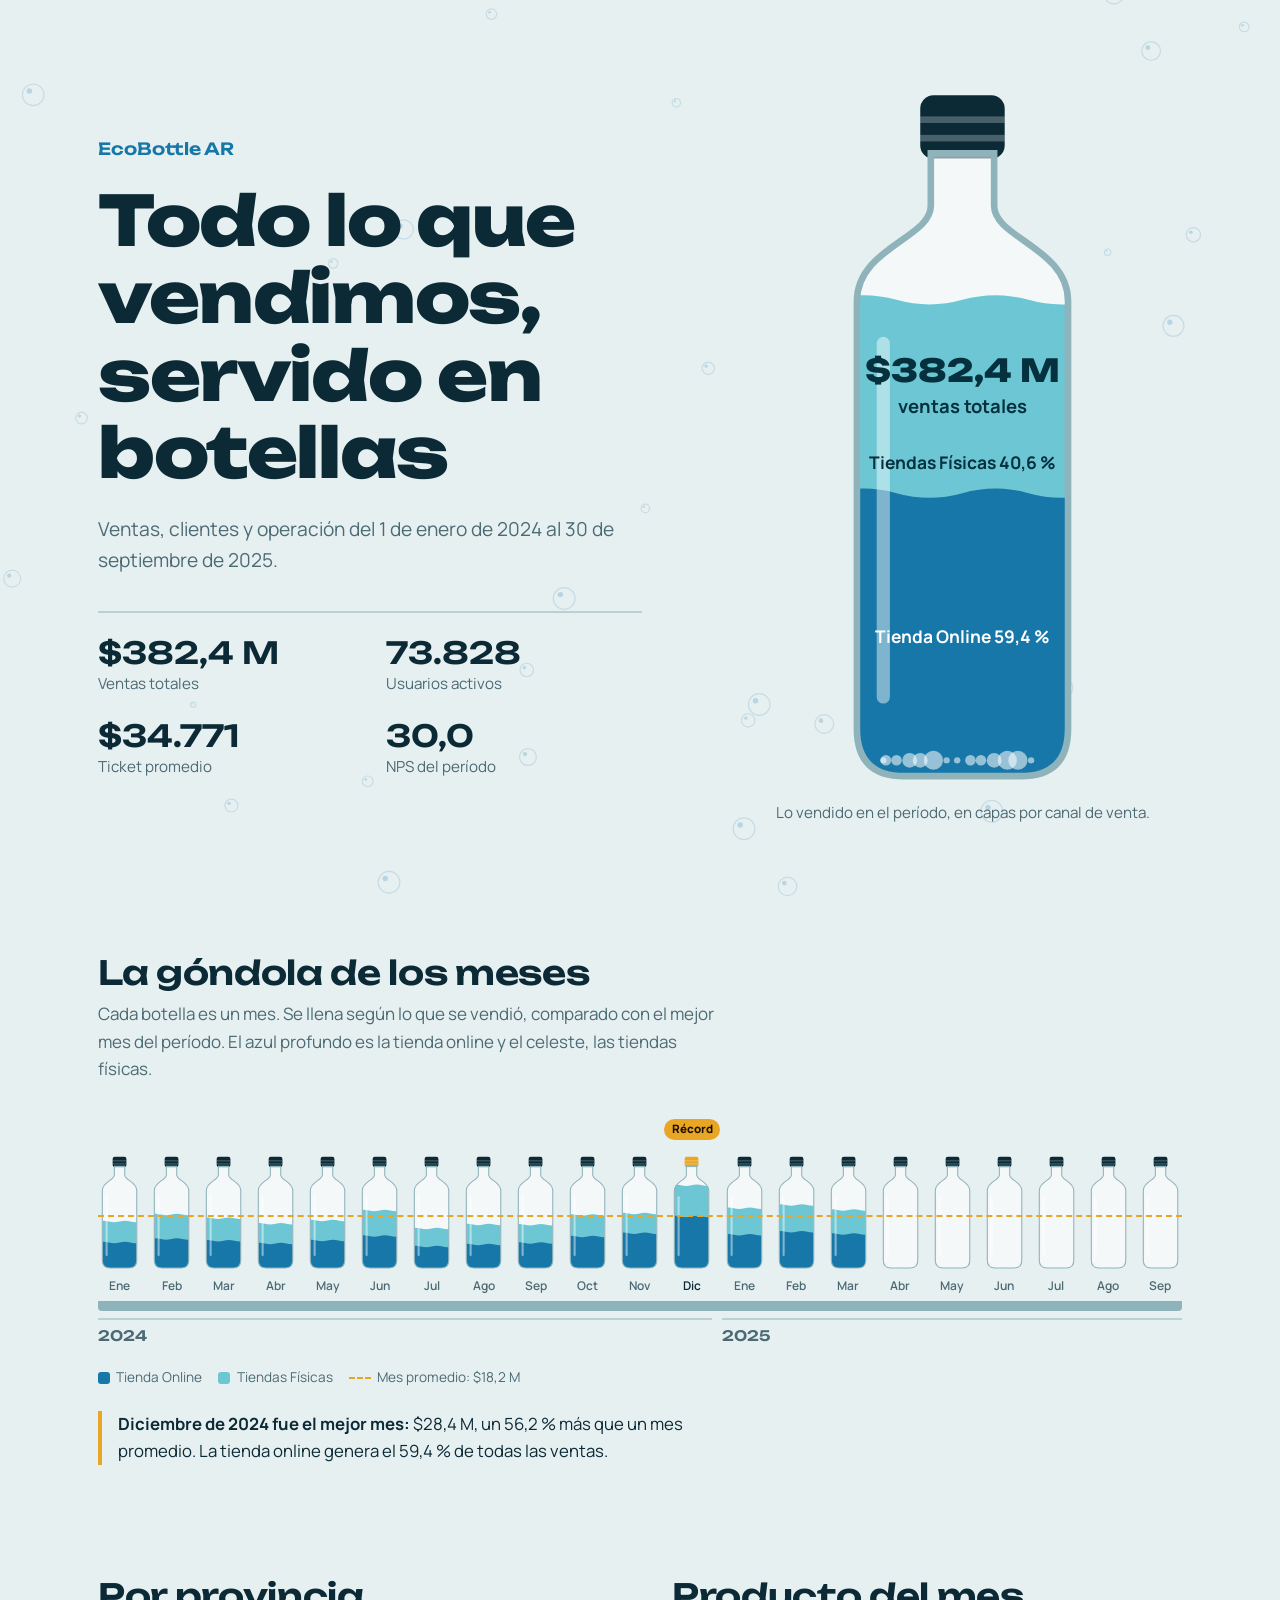
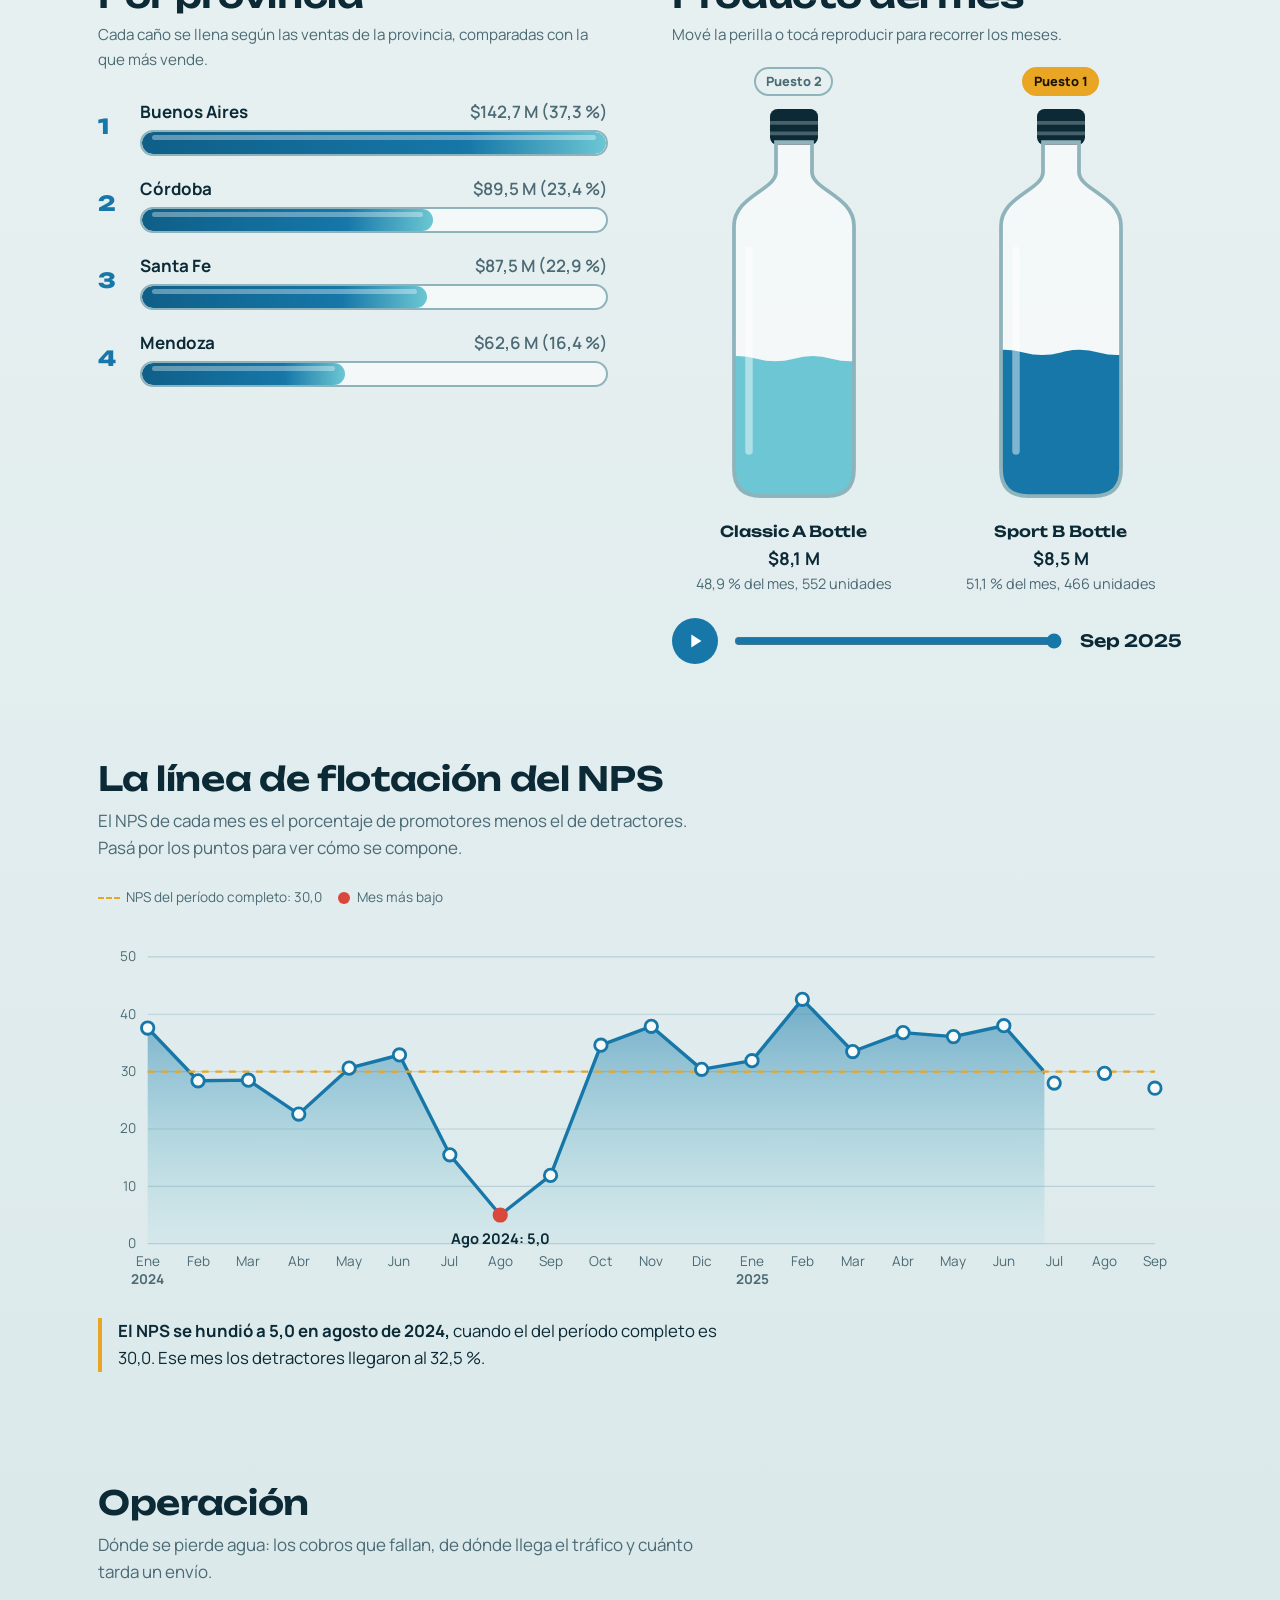
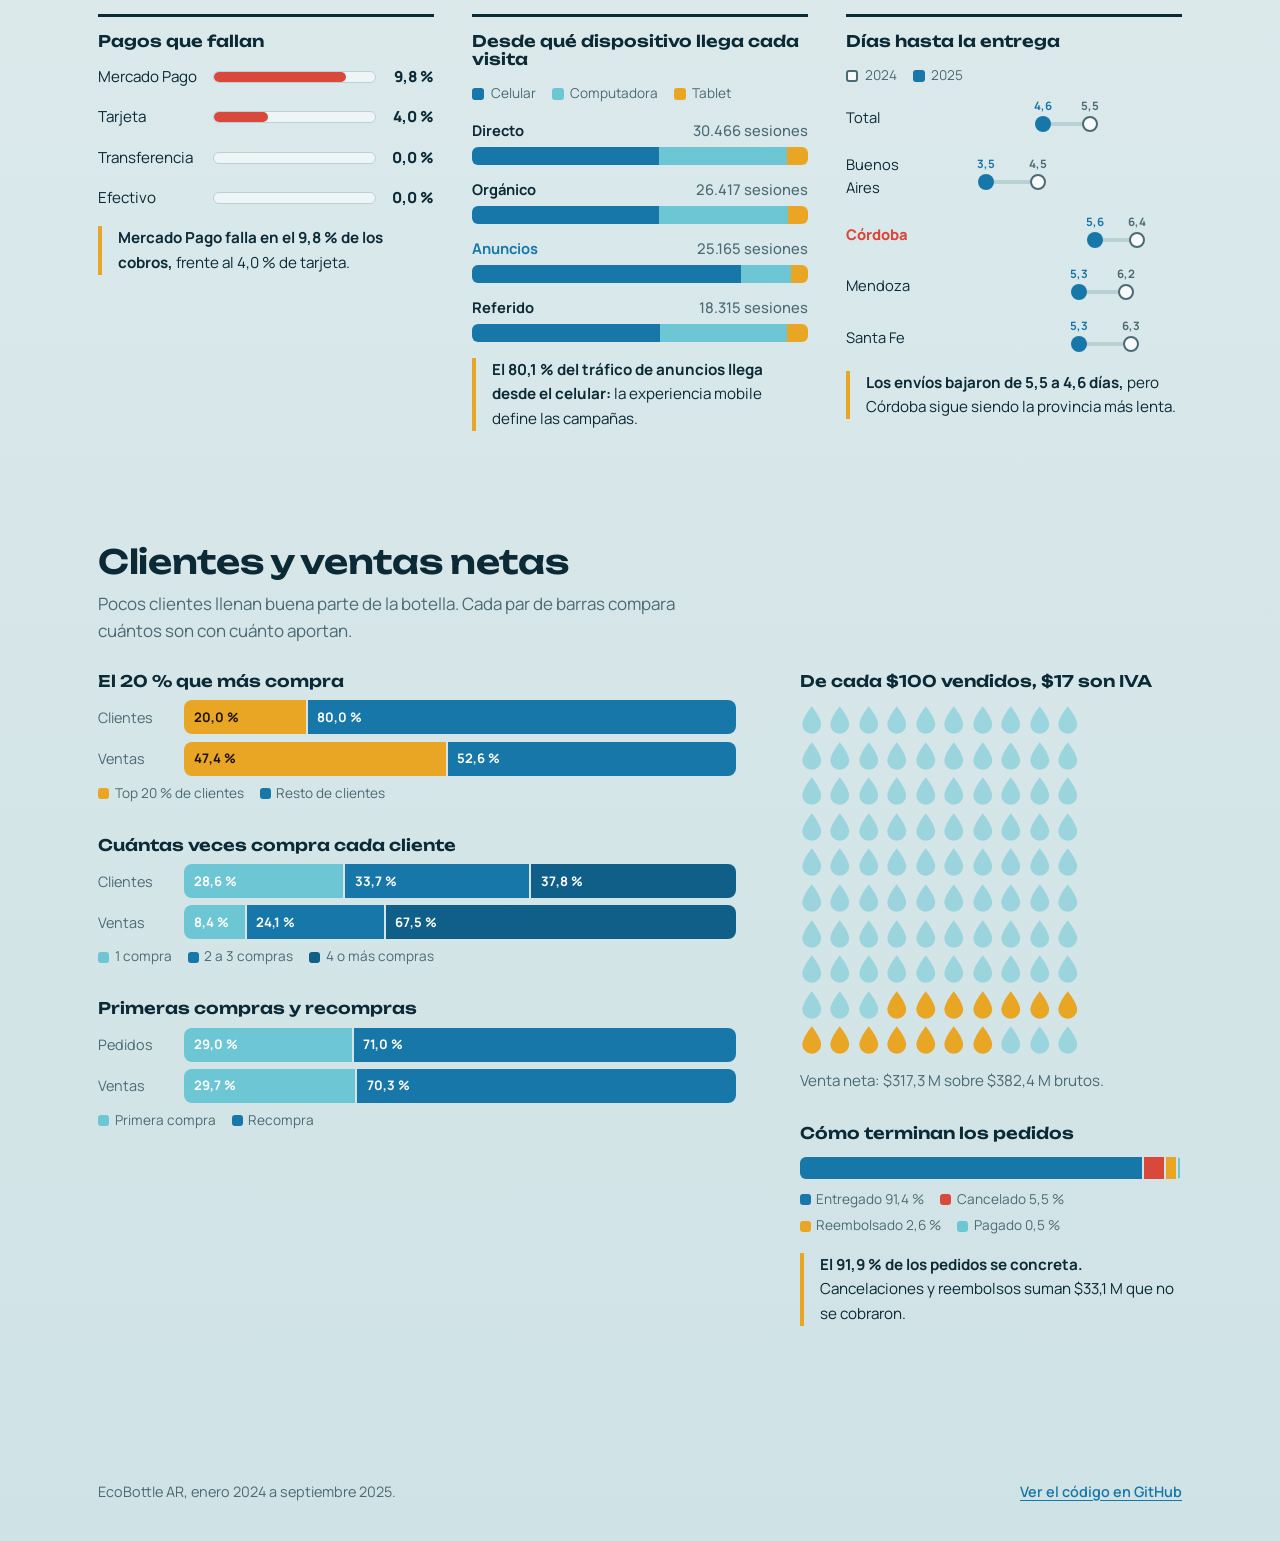
<file: web/index.html>
<!doctype html>
<html lang="es">
<head>
  <meta charset="utf-8">
  <meta name="viewport" content="width=device-width, initial-scale=1, viewport-fit=cover">
  <title>EcoBottle AR: ventas en botellas</title>
  <meta name="description" content="Ventas, clientes y operación de EcoBottle AR entre enero de 2024 y septiembre de 2025.">
  <link rel="icon" href="data:image/svg+xml,<svg xmlns='http://www.w3.org/2000/svg' viewBox='0 0 100 100'><text y='.9em' font-size='90'>💧</text></svg>">
  <link rel="preconnect" href="https://fonts.googleapis.com">
  <link rel="preconnect" href="https://fonts.gstatic.com" crossorigin>
  <link href="https://fonts.googleapis.com/css2?family=Manrope:wght@400;500;600;700&family=Unbounded:wght@400;600;800&display=swap" rel="stylesheet">
  <link rel="stylesheet" href="styles.css">
</head>
<body>
  <canvas id="burbujas" aria-hidden="true"></canvas>

  <header class="hero">
    <div class="hero-texto">
      <p class="marca">EcoBottle AR</p>
      <h1>Todo lo que vendimos, servido en botellas</h1>
      <p class="bajada" id="bajada-periodo">Ventas, clientes y operación de la marca.</p>
      <dl class="kpis" id="kpis"></dl>
    </div>
    <figure class="hero-botella" id="hero-botella" aria-labelledby="hero-leyenda"></figure>
  </header>

  <main>
    <section class="bloque" id="gondola">
      <div class="bloque-intro">
        <h2>La góndola de los meses</h2>
        <p>Cada botella es un mes. Se llena según lo que se vendió, comparado con el mejor mes del período. El azul profundo es la tienda online y el celeste, las tiendas físicas.</p>
      </div>
      <div class="gondola-marco">
        <div class="gondola" id="gondola-botellas" role="list"></div>
      </div>
      <p class="hallazgo" id="hallazgo-gondola"></p>
    </section>

    <section class="bloque dos-columnas" id="donde">
      <div>
        <h2>Por provincia</h2>
        <p class="nota">Cada caño se llena según las ventas de la provincia, comparadas con la que más vende.</p>
        <ol class="canos" id="provincias"></ol>
      </div>
      <div>
        <h2>Producto del mes</h2>
        <p class="nota">Mové la perilla o tocá reproducir para recorrer los meses.</p>
        <div class="duelo" id="duelo"></div>
        <div class="control-mes">
          <button type="button" class="boton-play" id="play" aria-label="Reproducir los meses">
            <svg viewBox="0 0 24 24" aria-hidden="true"><path class="icono-play" d="M8 5v14l11-7z"/><path class="icono-pausa" d="M7 5h4v14H7zM13 5h4v14h-4z"/></svg>
          </button>
          <input type="range" id="mes-slider" min="0" max="0" value="0" aria-label="Mes">
          <output id="mes-label" for="mes-slider"></output>
        </div>
      </div>
    </section>

    <section class="bloque" id="satisfaccion">
      <div class="bloque-intro">
        <h2>La línea de flotación del NPS</h2>
        <p>El NPS de cada mes es el porcentaje de promotores menos el de detractores. Pasá por los puntos para ver cómo se compone.</p>
      </div>
      <div class="grafico-nps" id="nps"></div>
      <p class="hallazgo" id="hallazgo-nps"></p>
    </section>

    <section class="bloque" id="operacion">
      <div class="bloque-intro">
        <h2>Operación</h2>
        <p>Dónde se pierde agua: los cobros que fallan, de dónde llega el tráfico y cuánto tarda un envío.</p>
      </div>
      <div class="tres-paneles">
        <article class="panel">
          <h3>Pagos que fallan</h3>
          <ul class="goteo" id="pagos"></ul>
          <p class="hallazgo chico" id="hallazgo-pagos"></p>
        </article>
        <article class="panel">
          <h3>Desde qué dispositivo llega cada visita</h3>
          <div class="leyenda" id="leyenda-trafico"></div>
          <ul class="apiladas" id="trafico"></ul>
          <p class="hallazgo chico" id="hallazgo-trafico"></p>
        </article>
        <article class="panel">
          <h3>Días hasta la entrega</h3>
          <div class="leyenda" id="leyenda-entregas"></div>
          <ul class="mancuernas" id="entregas"></ul>
          <p class="hallazgo chico" id="hallazgo-entregas"></p>
        </article>
      </div>
    </section>

    <section class="bloque" id="clientes">
      <div class="bloque-intro">
        <h2>Clientes y ventas netas</h2>
        <p>Pocos clientes llenan buena parte de la botella. Cada par de barras compara cuántos son con cuánto aportan.</p>
      </div>
      <div class="clientes-grid">
        <div class="comparaciones" id="comparaciones"></div>
        <div class="iva">
          <h3 id="iva-titulo"></h3>
          <div class="gotas" id="gotas" aria-hidden="true"></div>
          <p class="nota" id="iva-nota"></p>
          <h3 class="estados-titulo">Cómo terminan los pedidos</h3>
          <div class="estados" id="estados"></div>
          <p class="hallazgo chico" id="hallazgo-estados"></p>
        </div>
      </div>
    </section>
  </main>

  <footer class="pie">
    <p>EcoBottle AR, enero 2024 a septiembre 2025.</p>
    <a href="https://github.com/Kiaramanacasa/ecobottle-web">Ver el código en GitHub</a>
  </footer>

  <div class="tooltip" id="tooltip" role="status" hidden></div>
  <div class="error-carga" id="error" hidden></div>

  <script src="app.js"></script>
</body>
</html>
</file>
<file: web/styles.css>
/* =====================================================================
   EcoBottle AR: estilos
   Paleta "agua de deshielo": de día, niebla de glaciar; de noche, lago.
   ===================================================================== */
:root {
  color-scheme: light;
  --fondo: #e7f0f1;
  --fondo-hondo: #cfe2e5;
  --superficie: #f6fafa;
  --tinta: #0b2a36;
  --tinta-suave: #4b6a74;
  --linea: #b9d0d5;
  --vidrio: rgba(255, 255, 255, 0.55);
  --vidrio-borde: #8fb3bb;
  --agua-online: #1677a8;
  --agua-online-2: #0f5f88;
  --agua-tiendas: #6cc6d3;
  --sol: #e9a524;
  --alerta: #d9483b;
  --sombra: 0 18px 40px -24px rgba(11, 42, 54, 0.45);

  --display: "Unbounded", "Arial Rounded MT Bold", "Helvetica Neue", Arial, sans-serif;
  --texto: "Manrope", "Segoe UI", "Helvetica Neue", Arial, sans-serif;

  box-sizing: border-box;
  padding-top: env(safe-area-inset-top, 0px);
  padding-bottom: env(safe-area-inset-bottom, 0px);
}

@media (prefers-color-scheme: dark) {
  :root:not([data-theme="light"]) {
    color-scheme: dark;
    --fondo: #061a24;
    --fondo-hondo: #020d13;
    --superficie: #0b2632;
    --tinta: #e4f2f4;
    --tinta-suave: #8fb2bc;
    --linea: #1d4352;
    --vidrio: rgba(180, 230, 240, 0.06);
    --vidrio-borde: #3d7486;
    --agua-online: #2a9fd9;
    --agua-online-2: #1a78ab;
    --agua-tiendas: #7fe1e7;
    --sol: #ffc84a;
    --alerta: #ff6b5b;
    --sombra: 0 18px 50px -20px rgba(0, 0, 0, 0.8);
  }
}
:root[data-theme="dark"] {
  color-scheme: dark;
  --fondo: #061a24;
  --fondo-hondo: #020d13;
  --superficie: #0b2632;
  --tinta: #e4f2f4;
  --tinta-suave: #8fb2bc;
  --linea: #1d4352;
  --vidrio: rgba(180, 230, 240, 0.06);
  --vidrio-borde: #3d7486;
  --agua-online: #2a9fd9;
  --agua-online-2: #1a78ab;
  --agua-tiendas: #7fe1e7;
  --sol: #ffc84a;
  --alerta: #ff6b5b;
  --sombra: 0 18px 50px -20px rgba(0, 0, 0, 0.8);
}

*, *::before, *::after { box-sizing: inherit; }

html { scroll-padding-top: env(safe-area-inset-top, 0px); }

body {
  margin: 0;
  font-family: var(--texto);
  font-size: 1.0625rem;
  line-height: 1.6;
  color: var(--tinta);
  /* bajar por la página es bajar hacia el fondo del lago */
  background: linear-gradient(180deg, var(--fondo) 0%, var(--fondo) 35%, var(--fondo-hondo) 100%);
  background-color: var(--fondo);
  min-height: 100vh;
  overflow-x: hidden;
}

#burbujas {
  position: fixed;
  inset: 0;
  width: 100%;
  height: 100%;
  pointer-events: none;
  z-index: 0;
}

header, main, footer { position: relative; z-index: 1; }

h1, h2, h3 { font-family: var(--display); font-weight: 600; line-height: 1.12; margin: 0; }
h1 { font-size: clamp(2.2rem, 5.4vw, 4.4rem); font-weight: 800; letter-spacing: -0.02em; max-width: 13ch; }
h2 { font-size: clamp(1.45rem, 2.6vw, 2.1rem); letter-spacing: -0.01em; margin-bottom: 0.6rem; }
h3 { font-size: 1rem; font-weight: 600; margin-bottom: 0.9rem; }
p { margin: 0 0 1rem; max-width: 62ch; }
code { font-size: 0.9em; background: var(--vidrio); border: 1px solid var(--linea); padding: 0.05em 0.35em; border-radius: 6px; }

:focus-visible { outline: 3px solid var(--sol); outline-offset: 3px; border-radius: 6px; }

/* ---------------------------------------------------------------------
   Hero
   --------------------------------------------------------------------- */
.hero {
  max-width: 1180px;
  margin: 0 auto;
  padding: clamp(2.5rem, 7vw, 6rem) clamp(1.25rem, 4vw, 3rem) 2rem;
  display: grid;
  grid-template-columns: minmax(0, 1.15fr) minmax(0, 0.85fr);
  gap: clamp(1.5rem, 4vw, 4rem);
  align-items: center;
}
.marca {
  font-family: var(--display);
  font-weight: 600;
  color: var(--agua-online);
  margin-bottom: 1.2rem;
  font-size: 1.05rem;
}
.bajada { font-size: 1.2rem; color: var(--tinta-suave); margin-top: 1.4rem; }

.kpis {
  display: grid;
  grid-template-columns: repeat(2, minmax(0, 1fr));
  gap: 1.4rem 2rem;
  margin: 2.2rem 0 0;
  padding: 1.4rem 0 0;
  border-top: 2px solid var(--linea);
  max-width: 34rem;
}
.kpis div { display: flex; flex-direction: column-reverse; }
.kpis dt { color: var(--tinta-suave); font-size: 0.95rem; }
.kpis dd { margin: 0; font-family: var(--display); font-weight: 600; font-size: clamp(1.4rem, 2.6vw, 1.9rem); line-height: 1.2; }
.kpis dd small { font-family: var(--texto); font-size: 0.85rem; font-weight: 600; color: var(--tinta-suave); margin-left: 0.2rem; }

.hero-botella { margin: 0; position: relative; }
.hero-botella svg { width: 100%; height: auto; max-height: 78vh; display: block; overflow: visible; }
.hero-botella figcaption { text-align: center; color: var(--tinta-suave); font-size: 0.95rem; margin-top: 0.6rem; }
.etiqueta-botella { font-family: var(--display); fill: #fff; }
.etiqueta-botella.grande { font-weight: 800; }
.capa-texto { font-family: var(--texto); font-weight: 700; fill: #fff; }
.en-claro { fill: #05303e; }

/* ---------------------------------------------------------------------
   Bloques
   --------------------------------------------------------------------- */
main { max-width: 1180px; margin: 0 auto; padding: 0 clamp(1.25rem, 4vw, 3rem); }
.bloque { padding: clamp(3rem, 8vw, 6rem) 0 0; }
.bloque-intro p, .nota { color: var(--tinta-suave); }
.nota { font-size: 0.95rem; }

.hallazgo {
  margin-top: 1.4rem;
  padding-left: 1rem;
  border-left: 4px solid var(--sol);
  font-size: 1.05rem;
}
.hallazgo.chico { font-size: 0.95rem; margin-top: 1rem; }
.hallazgo strong { font-weight: 700; }

/* ---------------------------------------------------------------------
   Góndola: la firma visual
   --------------------------------------------------------------------- */
.gondola-marco {
  margin-top: 2rem;
  overflow-x: auto;
  padding: 2.6rem 0 0;
  -webkit-overflow-scrolling: touch;
}
.gondola {
  position: relative;
  display: grid;
  grid-template-columns: repeat(var(--meses, 21), minmax(34px, 1fr));
  gap: clamp(4px, 0.7vw, 10px);
  min-width: 760px;
  align-items: end;
  padding-bottom: 0.4rem;
  border-bottom: 10px solid var(--vidrio-borde);
  border-radius: 0 0 4px 4px;
}
.linea-promedio {
  position: absolute;
  left: 0;
  right: 0;
  border-top: 2px dashed var(--sol);
  pointer-events: none;
  z-index: 2;
}
.gondola-leyenda { margin-top: 1.2rem; }
.leyenda .raya { width: 22px; height: 0; border-radius: 0; border-top: 2px dashed var(--sol); }
.mes-botella {
  position: relative;
  display: flex;
  flex-direction: column;
  align-items: center;
  cursor: pointer;
  background: none;
  border: 0;
  padding: 0;
  color: inherit;
  font: inherit;
}
.mes-botella svg { width: 100%; height: auto; display: block; overflow: visible; transition: transform 0.25s ease; }
.mes-botella:hover svg, .mes-botella:focus-visible svg { transform: translateY(-6px); }
.mes-nombre { font-size: 0.75rem; font-weight: 600; color: var(--tinta-suave); margin-top: 0.35rem; }
.mes-botella.mejor .mes-nombre { color: var(--tinta); }
.corona {
  position: absolute;
  top: -2.3rem;
  font-size: 0.72rem;
  font-weight: 800;
  white-space: nowrap;
  background: var(--sol);
  color: #1b1300;
  padding: 0.1rem 0.45rem;
  border-radius: 999px;
}
.separador-anio {
  grid-row: 1;
  align-self: stretch;
}
.anios {
  display: grid;
  grid-template-columns: var(--cols-anios, 12fr 9fr);
  gap: 10px;
  min-width: 760px;
  margin-top: 0.4rem;
  font-family: var(--display);
  font-weight: 600;
  font-size: 0.9rem;
  color: var(--tinta-suave);
}
.anios span { border-top: 2px solid var(--linea); padding-top: 0.3rem; }

/* ---------------------------------------------------------------------
   Dos columnas: provincias y producto del mes
   --------------------------------------------------------------------- */
.dos-columnas {
  display: grid;
  grid-template-columns: repeat(2, minmax(0, 1fr));
  gap: clamp(2rem, 5vw, 5rem);
}
.canos { list-style: none; margin: 1.6rem 0 0; padding: 0; display: grid; gap: 1.2rem; }
.cano-fila { display: grid; grid-template-columns: 1.8rem minmax(0, 1fr); gap: 0.8rem; align-items: center; }
.cano-rank { font-family: var(--display); font-weight: 800; font-size: 1.3rem; color: var(--agua-online); }
.cano-top { display: flex; justify-content: space-between; gap: 1rem; font-weight: 700; margin-bottom: 0.3rem; }
.cano-top span:last-child { color: var(--tinta-suave); font-weight: 600; }
.cano {
  position: relative;
  height: 26px;
  border-radius: 999px;
  border: 2px solid var(--vidrio-borde);
  background: var(--vidrio);
  overflow: hidden;
}
.cano-agua {
  position: absolute;
  inset: 0 auto 0 0;
  width: 0;
  background: linear-gradient(90deg, var(--agua-online-2), var(--agua-online) 70%, var(--agua-tiendas));
  border-radius: 999px;
  transition: width 1.4s cubic-bezier(.2,.8,.2,1);
}
.cano-agua::after {
  content: "";
  position: absolute;
  inset: 3px 10px auto 10px;
  height: 5px;
  border-radius: 999px;
  background: rgba(255, 255, 255, 0.35);
}

.duelo {
  display: grid;
  grid-template-columns: repeat(2, minmax(0, 1fr));
  gap: 1.5rem;
  margin-top: 1.2rem;
  align-items: end;
}
.duelo-item { text-align: center; position: relative; }
.duelo-item svg { width: min(100%, 150px); height: auto; overflow: visible; }
.duelo-nombre { font-family: var(--display); font-weight: 600; font-size: 0.95rem; margin-top: 0.5rem; }
.duelo-dato { color: var(--tinta-suave); font-size: 0.9rem; }
.duelo-dato strong { color: var(--tinta); font-size: 1.1rem; }
.puesto {
  display: block;
  width: fit-content;
  margin: 0 auto 0.6rem;
  font-weight: 800;
  font-size: 0.8rem;
  padding: 0.15rem 0.6rem;
  border-radius: 999px;
  border: 2px solid var(--vidrio-borde);
  color: var(--tinta-suave);
  transition: background 0.3s, color 0.3s, border-color 0.3s;
}
.puesto.primero { background: var(--sol); border-color: var(--sol); color: #1b1300; }

.control-mes { display: flex; align-items: center; gap: 0.9rem; margin-top: 1.4rem; }
.boton-play {
  flex: none;
  width: 46px;
  height: 46px;
  border-radius: 50%;
  border: 0;
  background: var(--agua-online);
  color: #fff;
  cursor: pointer;
  display: grid;
  place-items: center;
}
.boton-play svg { width: 22px; height: 22px; fill: currentColor; }
.boton-play .icono-pausa { display: none; }
.boton-play[aria-pressed="true"] .icono-play { display: none; }
.boton-play[aria-pressed="true"] .icono-pausa { display: inline; }
#mes-slider { flex: 1; accent-color: var(--agua-online); min-width: 0; }
#mes-label { font-family: var(--display); font-weight: 600; min-width: 6.5rem; text-align: right; }

/* ---------------------------------------------------------------------
   NPS
   --------------------------------------------------------------------- */
.grafico-nps { margin-top: 1.6rem; overflow-x: auto; }
.grafico-nps svg { width: 100%; min-width: 640px; height: auto; display: block; overflow: visible; }
.nps-eje { font-size: 12px; fill: var(--tinta-suave); font-family: var(--texto); }
.nps-grilla { stroke: var(--linea); stroke-width: 1; }
.nps-linea { fill: none; stroke: var(--agua-online); stroke-width: 3; stroke-linejoin: round; }
.nps-promedio { stroke: var(--sol); stroke-width: 2; stroke-dasharray: 6 6; }
.nps-punto { fill: var(--superficie); stroke: var(--agua-online); stroke-width: 2.5; cursor: pointer; transition: r 0.2s; }
.nps-punto:hover, .nps-punto:focus { r: 8; outline: none; }
.nps-punto.minimo { fill: var(--alerta); stroke: var(--alerta); }
.nps-nota { font-size: 13px; font-weight: 700; fill: var(--tinta); font-family: var(--texto); }

/* ---------------------------------------------------------------------
   Operación
   --------------------------------------------------------------------- */
.tres-paneles {
  display: grid;
  grid-template-columns: repeat(3, minmax(0, 1fr));
  gap: clamp(1.5rem, 3vw, 2.5rem);
  margin-top: 1.8rem;
}
.panel { border-top: 3px solid var(--tinta); padding-top: 1rem; }

.goteo { list-style: none; margin: 0; padding: 0; display: grid; gap: 1rem; }
.goteo li { display: grid; grid-template-columns: 6.6rem minmax(0, 1fr) 3rem; gap: 0.6rem; align-items: center; font-size: 0.95rem; }
.goteo .barra { height: 12px; background: var(--vidrio); border: 1px solid var(--linea); border-radius: 999px; position: relative; }
.goteo .barra i {
  position: absolute; inset: 0 auto 0 0; width: 0;
  background: var(--alerta); border-radius: 999px;
  transition: width 1.2s cubic-bezier(.2,.8,.2,1);
}
.goteo .barra i::after {
  content: "";
  position: absolute;
  right: 2px;
  top: 100%;
  width: 7px;
  height: 9px;
  background: var(--alerta);
  border-radius: 50% 50% 50% 50% / 60% 60% 40% 40%;
  opacity: 0;
}
.goteo li.gotea .barra i::after { animation: gota 2.2s ease-in infinite; }
.goteo .valor { font-weight: 800; text-align: right; }
@keyframes gota {
  0% { opacity: 0; transform: translateY(-6px) scale(0.4); }
  25% { opacity: 1; transform: translateY(0) scale(1); }
  100% { opacity: 0; transform: translateY(26px) scale(0.8); }
}

.leyenda { display: flex; flex-wrap: wrap; gap: 0.4rem 1rem; font-size: 0.85rem; color: var(--tinta-suave); margin-bottom: 0.9rem; }
.leyenda span { display: inline-flex; align-items: center; gap: 0.4rem; }
.leyenda i { width: 12px; height: 12px; border-radius: 3px; display: inline-block; }

.apiladas { list-style: none; margin: 0; padding: 0; display: grid; gap: 0.85rem; }
.apiladas li { font-size: 0.92rem; }
.apiladas .fila-titulo { display: flex; justify-content: space-between; font-weight: 700; margin-bottom: 0.25rem; }
.apiladas .fila-titulo span:last-child { font-weight: 500; color: var(--tinta-suave); }
.apilada { display: flex; height: 18px; border-radius: 6px; overflow: hidden; background: var(--vidrio); }
.apilada span { height: 100%; transition: flex-grow 1.2s cubic-bezier(.2,.8,.2,1); flex-grow: 0; flex-basis: 0; }
.apiladas li.destacada .fila-titulo span:first-child { color: var(--agua-online); }

.mancuernas { list-style: none; margin: 0; padding: 0; display: grid; gap: 1.1rem; }
.mancuernas li { display: grid; grid-template-columns: 5.6rem minmax(0, 1fr); gap: 0.6rem; align-items: center; font-size: 0.92rem; }
.mancuernas li.lenta > span { font-weight: 800; color: var(--alerta); }
.manc { position: relative; height: 34px; }
.manc i, .manc b { position: absolute; }
.manc-barra { top: 21px; height: 4px; border-radius: 4px; background: var(--linea); }
.manc-punto { top: 15px; width: 16px; height: 16px; margin-left: -8px; border-radius: 50%; }
.manc-a1 { background: var(--superficie); border: 2.5px solid var(--tinta-suave); }
.manc-a2 { background: var(--agua-online); }
.manc-num { top: -4px; transform: translateX(-50%); font-size: 0.72rem; font-weight: 700; color: var(--tinta-suave); }
.manc-num-a2 { color: var(--agua-online); }

/* ---------------------------------------------------------------------
   Clientes
   --------------------------------------------------------------------- */
.clientes-grid {
  display: grid;
  grid-template-columns: minmax(0, 1.25fr) minmax(0, 0.75fr);
  gap: clamp(2rem, 5vw, 4.5rem);
  margin-top: 1.8rem;
}
.comparacion { margin-bottom: 2rem; }
.comparacion h3 { margin-bottom: 0.6rem; }
.comp-fila { display: grid; grid-template-columns: 4.6rem minmax(0, 1fr); gap: 0.8rem; align-items: center; margin-bottom: 0.45rem; font-size: 0.9rem; color: var(--tinta-suave); }
.comp-barra { display: flex; height: 34px; border-radius: 8px; overflow: hidden; gap: 2px; }
.comp-barra span {
  display: flex; align-items: center; padding: 0 0.6rem;
  font-size: 0.82rem; font-weight: 700; color: #fff; white-space: nowrap; overflow: hidden;
  flex-grow: 0; flex-basis: 0; transition: flex-grow 1.3s cubic-bezier(.2,.8,.2,1);
}
.comp-leyenda { display: flex; flex-wrap: wrap; gap: 0.3rem 1rem; font-size: 0.85rem; color: var(--tinta-suave); margin-top: 0.4rem; }
.comp-leyenda span { display: inline-flex; align-items: center; gap: 0.35rem; }
.comp-leyenda i { width: 11px; height: 11px; border-radius: 3px; }

.gotas { display: grid; grid-template-columns: repeat(10, 1fr); gap: 5px; max-width: 280px; margin: 0.4rem 0 0.8rem; }
.gotas svg { width: 100%; height: auto; }
.gotas path { fill: var(--agua-tiendas); opacity: 0.55; transition: fill 0.4s, opacity 0.4s; }
.gotas svg.iva path { fill: var(--sol); opacity: 1; }
.estados-titulo { margin-top: 2rem; }
.estados { display: flex; height: 22px; border-radius: 6px; overflow: hidden; gap: 2px; }
.estados span { flex-grow: 0; flex-basis: 0; transition: flex-grow 1.3s cubic-bezier(.2,.8,.2,1); min-width: 0; }

/* ---------------------------------------------------------------------
   Pie
   --------------------------------------------------------------------- */
.pie {
  max-width: 1180px;
  margin: clamp(4rem, 9vw, 7rem) auto 0;
  padding: 1.6rem clamp(1.25rem, 4vw, 3rem) 2.4rem;
  display: flex;
  flex-wrap: wrap;
  justify-content: space-between;
  gap: 0.6rem 2rem;
  font-size: 0.9rem;
  color: var(--tinta-suave);
}
.pie p { margin: 0; }
.pie a { color: var(--agua-online); font-weight: 600; text-decoration-thickness: 1px; text-underline-offset: 3px; }

/* ---------------------------------------------------------------------
   Tooltip y error
   --------------------------------------------------------------------- */
.tooltip {
  position: fixed;
  z-index: 20;
  pointer-events: none;
  background: var(--tinta);
  color: var(--fondo);
  padding: 0.6rem 0.8rem;
  border-radius: 10px;
  font-size: 0.86rem;
  line-height: 1.45;
  box-shadow: var(--sombra);
  max-width: 240px;
}
.tooltip strong { font-family: var(--display); font-weight: 600; display: block; margin-bottom: 0.15rem; }
.error-carga {
  position: fixed; inset: auto 1rem 1rem 1rem; z-index: 30;
  background: var(--alerta); color: #fff; padding: 1rem 1.2rem; border-radius: 12px; max-width: 640px; margin: 0 auto;
}

/* ---------------------------------------------------------------------
   Responsive
   --------------------------------------------------------------------- */
@media (max-width: 900px) {
  .hero, .dos-columnas, .clientes-grid { grid-template-columns: minmax(0, 1fr); }
  .hero-botella { max-width: 360px; margin: 0 auto; }
  .tres-paneles { grid-template-columns: minmax(0, 1fr); }
}
@media (max-width: 520px) {
  .kpis { grid-template-columns: minmax(0, 1fr) minmax(0, 1fr); gap: 1rem; }
  .goteo li, .mancuernas li { grid-template-columns: 5.4rem minmax(0, 1fr) auto; }
  .mancuernas li { grid-template-columns: 5.4rem minmax(0, 1fr); }
}

@media (prefers-reduced-motion: reduce) {
  *, *::before, *::after { animation: none !important; transition: none !important; }
}
</file>
